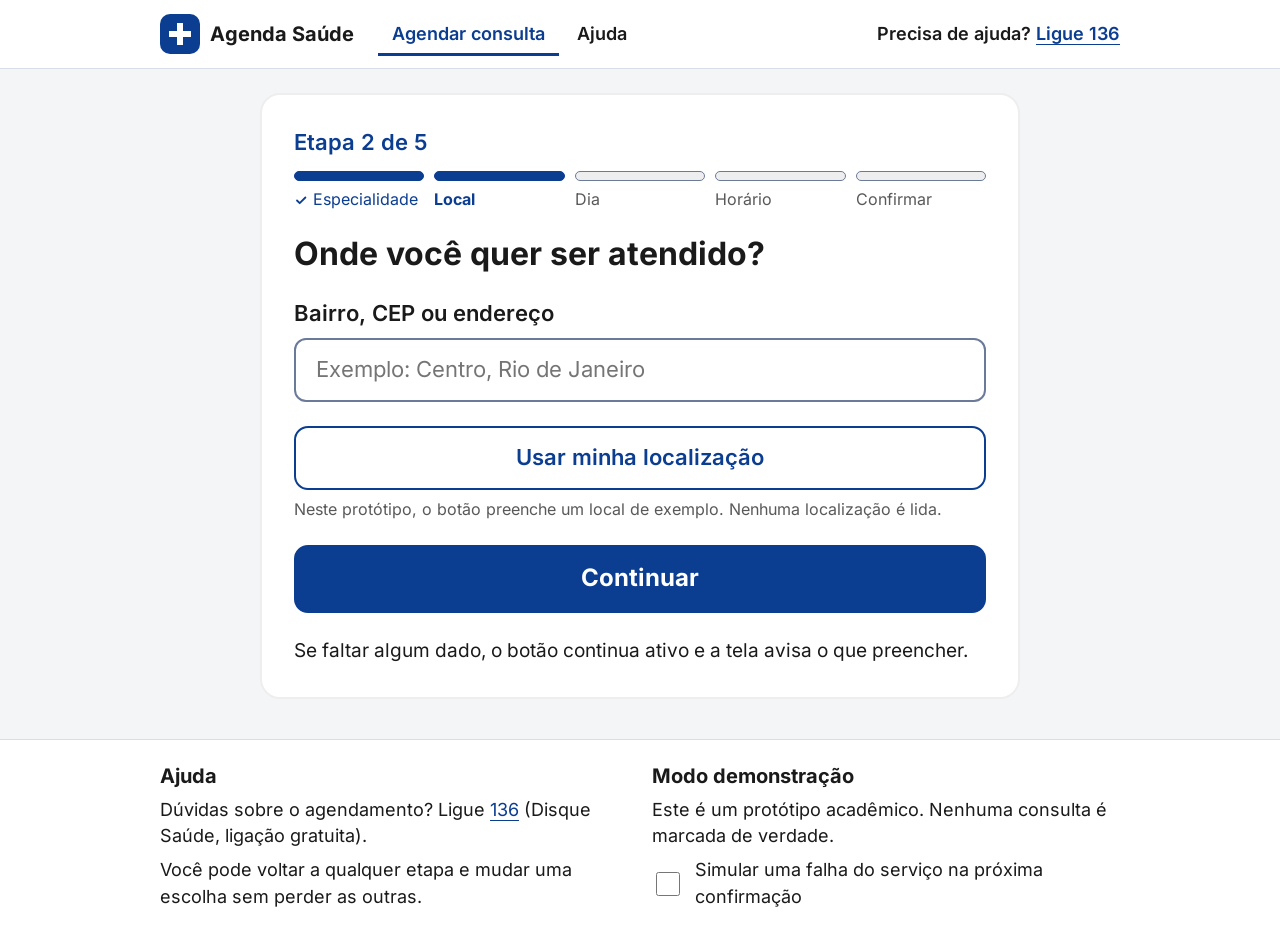
<file: index.html>
<!DOCTYPE html>
<html lang="pt-BR">
<head>
  <meta charset="utf-8">
  <meta name="viewport" content="width=device-width, initial-scale=1">
  <title>Agendar consulta | Agenda Saúde</title>
  <meta name="description" content="Protótipo de agendamento de consulta, uma etapa por vez.">
  <link rel="stylesheet" href="estilo.css?v=3">
</head>
<body>
  <a class="skip" href="#conteudo">Ir para o conteúdo</a>

  <header class="topo">
    <div class="topo-in">
      <a class="marca" href="./" aria-label="Agenda Saúde, página inicial">
        <svg class="marca-ic" viewBox="0 0 40 40" aria-hidden="true" focusable="false">
          <rect width="40" height="40" rx="10" fill="#0B3D91"></rect>
          <path d="M17 9h6v8h8v6h-8v8h-6v-8H9v-6h8z" fill="#fff"></path>
        </svg>
        <span class="marca-nome">Agenda Saúde</span>
      </a>
      <nav class="menu" aria-label="Principal">
        <ul>
          <li><a href="./" aria-current="page">Agendar consulta</a></li>
          <li><a href="#ajuda">Ajuda</a></li>
        </ul>
      </nav>
      <p class="topo-ajuda">Precisa de ajuda? <a href="tel:136">Ligue 136</a></p>
    </div>
  </header>

  <main id="conteudo" class="principal" tabindex="-1">
    <div class="pilha"><div id="app"></div></div>
    <noscript><p class="aviso-js">Esta página precisa de JavaScript para mostrar as etapas do agendamento. Se preferir, ligue 136 (Disque Saúde).</p></noscript>
  </main>

  <div id="status" class="sr-only" role="status" aria-live="polite"></div>

  <footer class="rodape" id="ajuda">
    <div class="rodape-in">
      <section aria-labelledby="ajuda-titulo">
        <h2 id="ajuda-titulo">Ajuda</h2>
        <p>Dúvidas sobre o agendamento? Ligue <a href="tel:136">136</a> (Disque Saúde, ligação gratuita).</p>
        <p>Você pode voltar a qualquer etapa e mudar uma escolha sem perder as outras.</p>
      </section>
      <section aria-labelledby="demo-titulo" class="demo">
        <h2 id="demo-titulo">Modo demonstração</h2>
        <p>Este é um protótipo acadêmico. Nenhuma consulta é marcada de verdade.</p>
        <label class="demo-op">
          <input type="checkbox" id="demo-falha">
          <span>Simular uma falha do serviço na próxima confirmação</span>
        </label>
      </section>
    </div>
  </footer>

  <script src="app.js?v=3"></script>
</body>
</html>
</file>
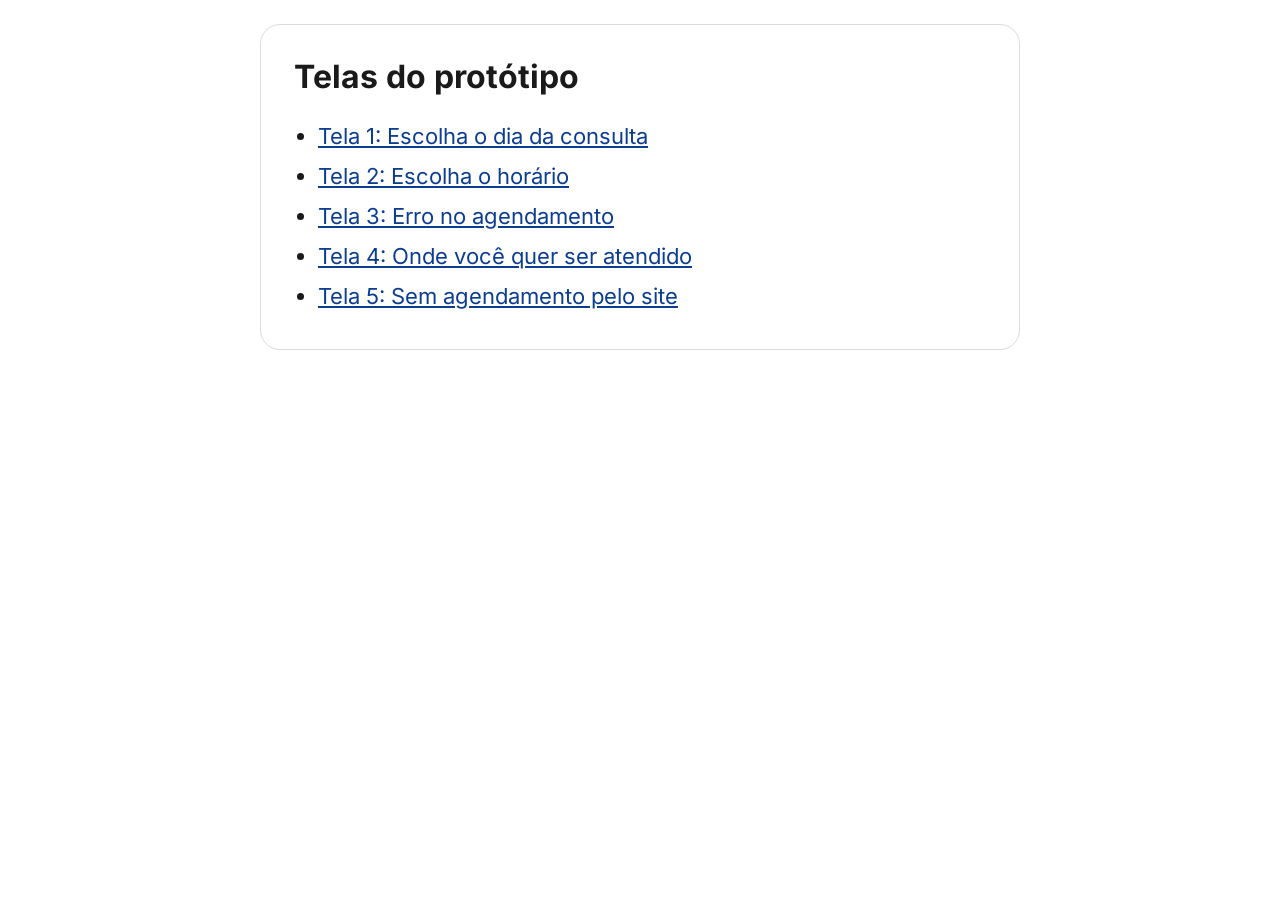
<file: prototipo/index.html>
<!DOCTYPE html>
<html lang="pt-BR">
<head>
<meta charset="utf-8">
<meta name="viewport" content="width=device-width, initial-scale=1">
<title>Telas do protótipo</title>
<link rel="stylesheet" href="styles.css">
</head>
<body>
<main class="cartao">
<h1>Telas do protótipo</h1>
<ul style="margin-top:20px;padding-left:24px;line-height:40px">
<li><a href="tela-1.html" style="color:#0b3d91">Tela 1: Escolha o dia da consulta</a></li>
<li><a href="tela-2.html" style="color:#0b3d91">Tela 2: Escolha o horário</a></li>
<li><a href="tela-3.html" style="color:#0b3d91">Tela 3: Erro no agendamento</a></li>
<li><a href="tela-4.html" style="color:#0b3d91">Tela 4: Onde você quer ser atendido</a></li>
<li><a href="tela-5.html" style="color:#0b3d91">Tela 5: Sem agendamento pelo site</a></li>
</ul>
</main>
</body>
</html>
</file>
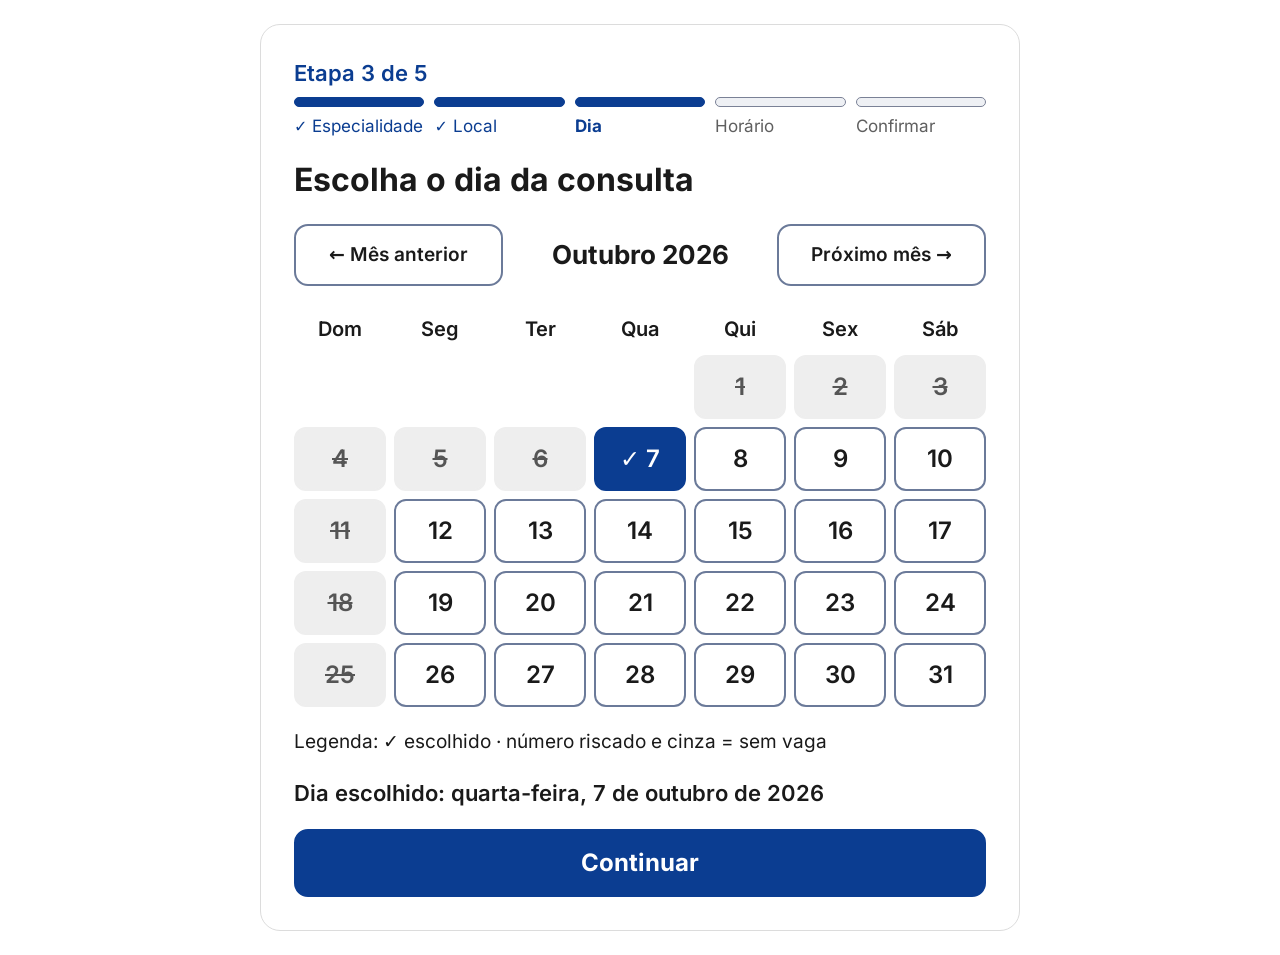
<file: prototipo/tela-1.html>
<!DOCTYPE html>
<html lang="pt-BR">
<head>
<meta charset="utf-8">
<meta name="viewport" content="width=device-width, initial-scale=1">
<title>Escolha o dia da consulta</title>
<link rel="stylesheet" href="styles.css">
</head>
<body>
<main class="cartao t1">
<p class="etapa">Etapa 3 de 5</p>
<ol class="barras" aria-hidden="true"><li class="feito"></li><li class="feito"></li><li class="atual"></li><li class=""></li><li class=""></li></ol>
<ol class="nomes"><li class="feito"><span class="ok" aria-hidden="true">✓</span> Especialidade</li><li class="feito"><span class="ok" aria-hidden="true">✓</span> Local</li><li class="atual" aria-current="step">Dia</li><li>Horário</li><li>Confirmar</li></ol>
<h1 class="etapa-titulo">Escolha o dia da consulta</h1>
<div class="nav-mes"><button type="button">← Mês anterior</button><h2>Outubro 2026</h2><button type="button">Próximo mês →</button></div>
<ol class="semana"><li>Dom</li><li>Seg</li><li>Ter</li><li>Qua</li><li>Qui</li><li>Sex</li><li>Sáb</li></ol>
<ol class="dias"><li class="vazio"></li><li class="vazio"></li><li class="vazio"></li><li class="vazio"></li><li><button type="button" disabled aria-label="1, sem vaga">1</button></li><li><button type="button" disabled aria-label="2, sem vaga">2</button></li><li><button type="button" disabled aria-label="3, sem vaga">3</button></li><li><button type="button" disabled aria-label="4, sem vaga">4</button></li><li><button type="button" disabled aria-label="5, sem vaga">5</button></li><li><button type="button" disabled aria-label="6, sem vaga">6</button></li><li><button type="button" aria-pressed="true"><span aria-hidden="true">✓</span> 7</button></li><li><button type="button" aria-pressed="false">8</button></li><li><button type="button" aria-pressed="false">9</button></li><li><button type="button" aria-pressed="false">10</button></li><li><button type="button" disabled aria-label="11, sem vaga">11</button></li><li><button type="button" aria-pressed="false">12</button></li><li><button type="button" aria-pressed="false">13</button></li><li><button type="button" aria-pressed="false">14</button></li><li><button type="button" aria-pressed="false">15</button></li><li><button type="button" aria-pressed="false">16</button></li><li><button type="button" aria-pressed="false">17</button></li><li><button type="button" disabled aria-label="18, sem vaga">18</button></li><li><button type="button" aria-pressed="false">19</button></li><li><button type="button" aria-pressed="false">20</button></li><li><button type="button" aria-pressed="false">21</button></li><li><button type="button" aria-pressed="false">22</button></li><li><button type="button" aria-pressed="false">23</button></li><li><button type="button" aria-pressed="false">24</button></li><li><button type="button" disabled aria-label="25, sem vaga">25</button></li><li><button type="button" aria-pressed="false">26</button></li><li><button type="button" aria-pressed="false">27</button></li><li><button type="button" aria-pressed="false">28</button></li><li><button type="button" aria-pressed="false">29</button></li><li><button type="button" aria-pressed="false">30</button></li><li><button type="button" aria-pressed="false">31</button></li></ol>
<p class="legenda">Legenda: <span aria-hidden="true">✓</span> escolhido · número riscado e cinza = sem vaga</p>
<p class="escolhido">Dia escolhido: quarta-feira, 7 de outubro de 2026</p>
<button type="button" class="btn btn-prim">Continuar</button>
</main>
</body>
</html>
</file>
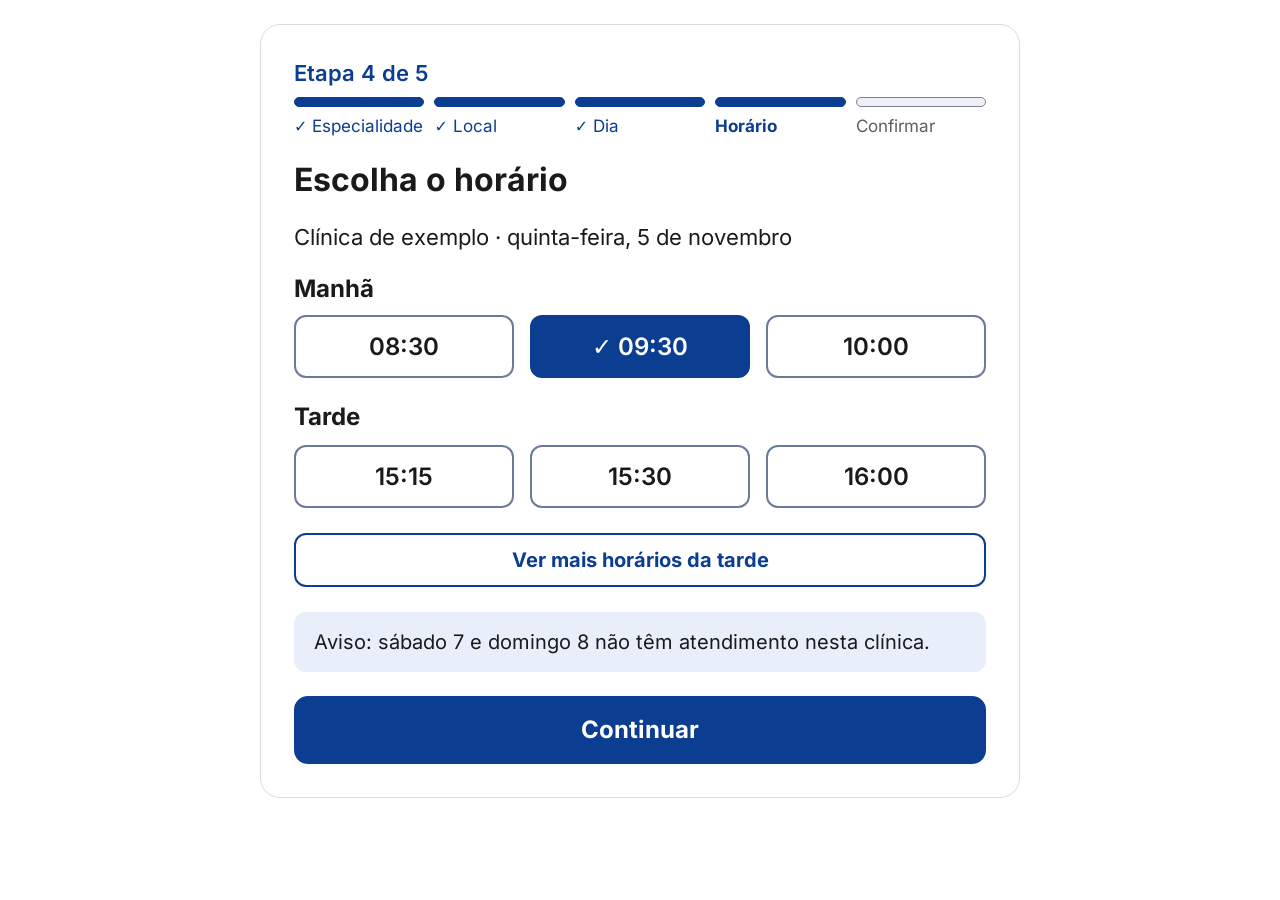
<file: prototipo/tela-2.html>
<!DOCTYPE html>
<html lang="pt-BR">
<head>
<meta charset="utf-8">
<meta name="viewport" content="width=device-width, initial-scale=1">
<title>Escolha o horário</title>
<link rel="stylesheet" href="styles.css">
</head>
<body>
<main class="cartao t2">
<p class="etapa">Etapa 4 de 5</p>
<ol class="barras" aria-hidden="true"><li class="feito"></li><li class="feito"></li><li class="feito"></li><li class="atual"></li><li class=""></li></ol>
<ol class="nomes"><li class="feito"><span class="ok" aria-hidden="true">✓</span> Especialidade</li><li class="feito"><span class="ok" aria-hidden="true">✓</span> Local</li><li class="feito"><span class="ok" aria-hidden="true">✓</span> Dia</li><li class="atual" aria-current="step">Horário</li><li>Confirmar</li></ol>
<h1 class="etapa-titulo">Escolha o horário</h1>
<p class="sub">Clínica de exemplo · quinta-feira, 5 de novembro</p>
<h2 class="periodo">Manhã</h2>
<ul class="horas"><li><button type="button" aria-pressed="false">08:30</button></li><li><button type="button" aria-pressed="true"><span aria-hidden="true">✓</span> 09:30</button></li><li><button type="button" aria-pressed="false">10:00</button></li></ul>
<h2 class="periodo tarde">Tarde</h2>
<ul class="horas h2"><li><button type="button" aria-pressed="false">15:15</button></li><li><button type="button" aria-pressed="false">15:30</button></li><li><button type="button" aria-pressed="false">16:00</button></li></ul>
<button type="button" class="btn btn-sec btn-mais">Ver mais horários da tarde</button>
<p class="aviso">Aviso: sábado 7 e domingo 8 não têm atendimento nesta clínica.</p>
<button type="button" class="btn btn-prim">Continuar</button>
</main>
</body>
</html>
</file>
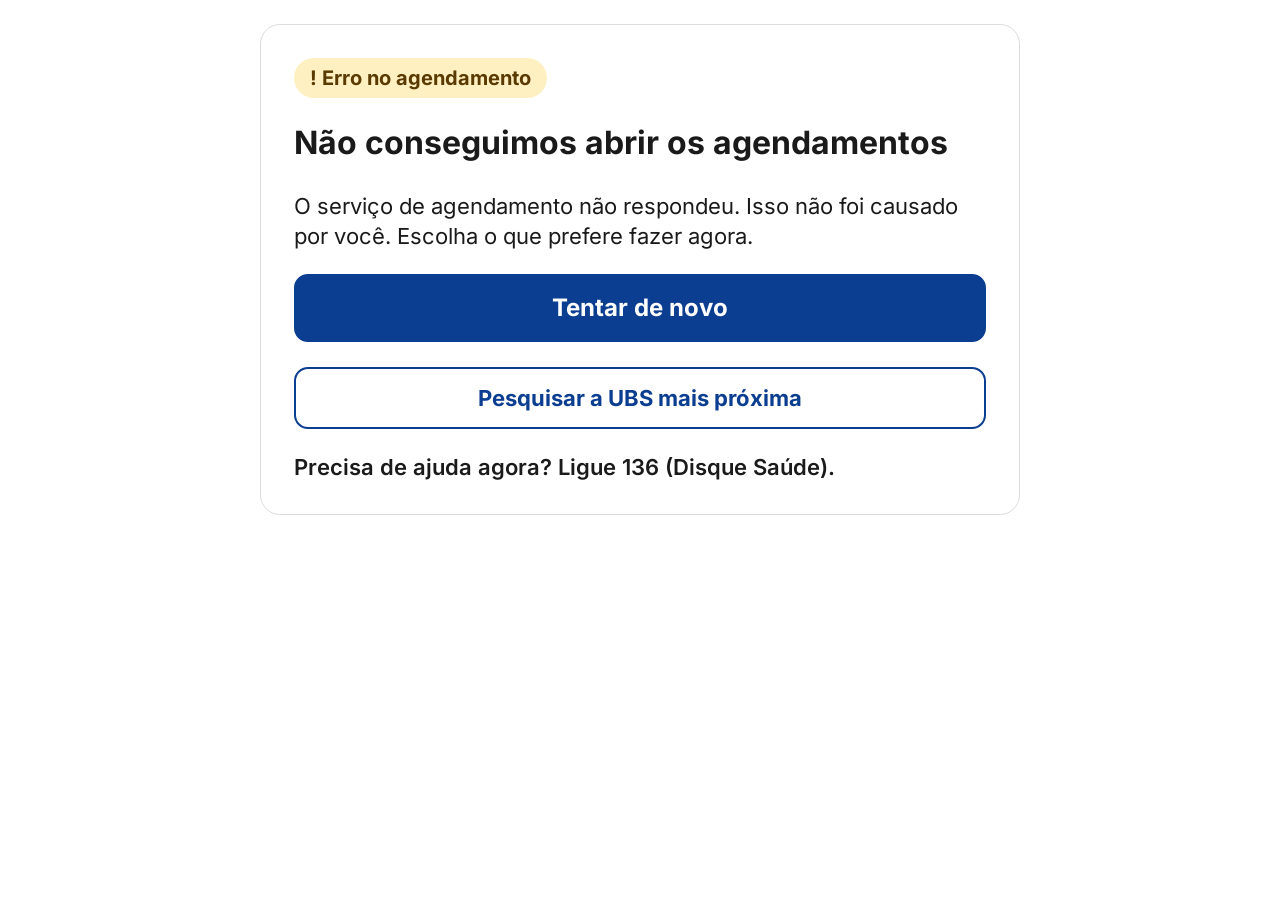
<file: prototipo/tela-3.html>
<!DOCTYPE html>
<html lang="pt-BR">
<head>
<meta charset="utf-8">
<meta name="viewport" content="width=device-width, initial-scale=1">
<title>Erro no agendamento</title>
<link rel="stylesheet" href="styles.css">
</head>
<body>
<main class="cartao t3">
<p class="selo"><span aria-hidden="true">!</span>&nbsp;Erro no agendamento</p>
<h1>Não conseguimos abrir os agendamentos</h1>
<p class="texto">O serviço de agendamento não respondeu. Isso não foi causado por você. Escolha o que prefere fazer agora.</p>
<button type="button" class="btn btn-prim">Tentar de novo</button>
<button type="button" class="btn btn-sec">Pesquisar a UBS mais próxima</button>
<p class="ajuda">Precisa de ajuda agora? Ligue 136 (Disque Saúde).</p>
</main>
</body>
</html>
</file>
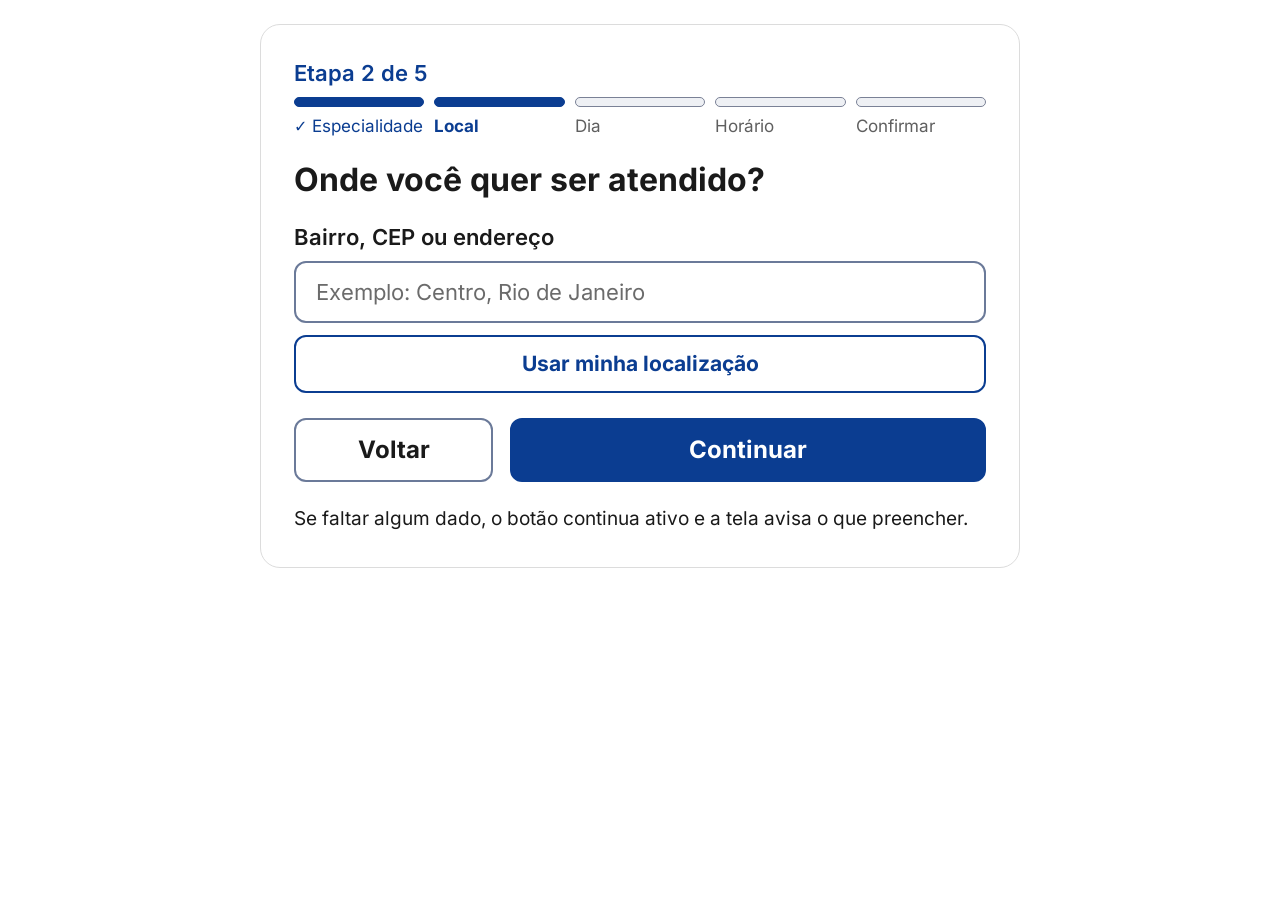
<file: prototipo/tela-4.html>
<!DOCTYPE html>
<html lang="pt-BR">
<head>
<meta charset="utf-8">
<meta name="viewport" content="width=device-width, initial-scale=1">
<title>Onde você quer ser atendido</title>
<link rel="stylesheet" href="styles.css">
</head>
<body>
<main class="cartao t4">
<p class="etapa">Etapa 2 de 5</p>
<ol class="barras" aria-hidden="true"><li class="feito"></li><li class="atual"></li><li class=""></li><li class=""></li><li class=""></li></ol>
<ol class="nomes"><li class="feito"><span class="ok" aria-hidden="true">✓</span> Especialidade</li><li class="atual" aria-current="step">Local</li><li>Dia</li><li>Horário</li><li>Confirmar</li></ol>
<h1 class="etapa-titulo">Onde você quer ser atendido?</h1>
<label class="rotulo" for="local">Bairro, CEP ou endereço</label>
<input class="campo" id="local" type="text" placeholder="Exemplo: Centro, Rio de Janeiro">
<button type="button" class="btn btn-sec">Usar minha localização</button>
<div class="acoes"><button type="button" class="btn btn-voltar">Voltar</button><button type="button" class="btn btn-prim">Continuar</button></div>
<p class="nota">Se faltar algum dado, o botão continua ativo e a tela avisa o que preencher.</p>
</main>
</body>
</html>
</file>
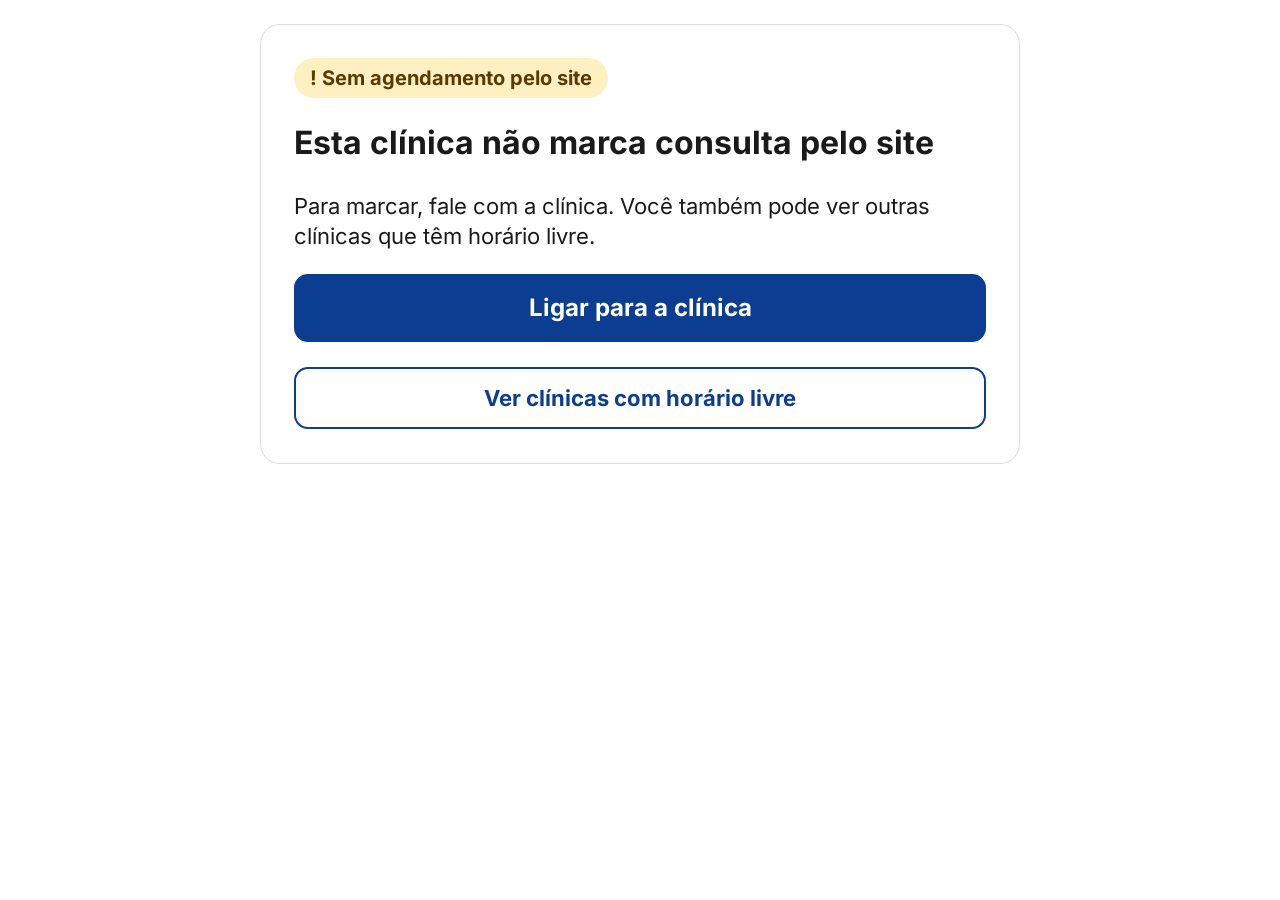
<file: prototipo/tela-5.html>
<!DOCTYPE html>
<html lang="pt-BR">
<head>
<meta charset="utf-8">
<meta name="viewport" content="width=device-width, initial-scale=1">
<title>Sem agendamento pelo site</title>
<link rel="stylesheet" href="styles.css">
</head>
<body>
<main class="cartao t5">
<p class="selo"><span aria-hidden="true">!</span>&nbsp;Sem agendamento pelo site</p>
<h1>Esta clínica não marca consulta pelo site</h1>
<p class="texto">Para marcar, fale com a clínica. Você também pode ver outras clínicas que têm horário livre.</p>
<button type="button" class="btn btn-prim">Ligar para a clínica</button>
<button type="button" class="btn btn-sec">Ver clínicas com horário livre</button>
</main>
</body>
</html>
</file>
<file: estilo.css>
@font-face { font-family: "Inter"; font-weight: 400; font-style: normal; font-display: swap; src: url("fonts/inter-latin-400-normal.woff2") format("woff2"); }
@font-face { font-family: "Inter"; font-weight: 600; font-style: normal; font-display: swap; src: url("fonts/inter-latin-600-normal.woff2") format("woff2"); }
@font-face { font-family: "Inter"; font-weight: 700; font-style: normal; font-display: swap; src: url("fonts/inter-latin-700-normal.woff2") format("woff2"); }

:root {
  --ink: #1a1a1a;
  --muted: #595959;
  --blue: #0b3d91;
  --blue-dark: #082d6c;
  --blue-soft: #e8eef9;
  --line: #6b7a99;
  --off: #eeeeee;
  --bg: #f4f5f7;
  --white: #ffffff;
  --ok-bg: #e3f4e8;
  --ok-ink: #14532d;
  --warn-bg: #fff4d6;
  --warn-ink: #5c3b00;
  --err-bg: #fde8e8;
  --err-ink: #8a1c1c;
}

*, *::before, *::after { box-sizing: border-box; }
html { font-size: 100%; -webkit-text-size-adjust: 100%; }
body {
  margin: 0; font-family: "Inter", system-ui, -apple-system, "Segoe UI", Roboto, Arial, sans-serif;
  font-size: 1.375rem; line-height: 1.45; color: var(--ink); background: var(--bg);
  min-height: 100vh; display: flex; flex-direction: column;
}
[hidden] { display: none !important; }
a { color: var(--blue); text-underline-offset: 0.2em; }
:focus-visible { outline: 3px solid var(--ink); outline-offset: 3px; border-radius: 4px; }
:focus:not(:focus-visible) { outline: none; }
[tabindex="-1"]:focus:not(#erros) { outline: none; }
.sr-only { position: absolute; width: 1px; height: 1px; margin: -1px; padding: 0; border: 0; overflow: hidden; clip: rect(0 0 0 0); clip-path: inset(50%); white-space: nowrap; }
.skip { position: absolute; left: 1rem; top: -4rem; z-index: 10; background: var(--ink); color: var(--white); padding: 0.75rem 1rem; border-radius: 0.5rem; }
.skip:focus { top: 1rem; }

/* ---------- topo ---------- */
.topo { background: var(--white); border-bottom: 1px solid #d9dde5; }
.topo-in { max-width: 62rem; margin: 0 auto; padding: 0.75rem 1rem; display: flex; flex-wrap: wrap; align-items: center; gap: 0.5rem 1.5rem; font-size: 1.125rem; }
.marca { display: inline-flex; align-items: center; gap: 0.625rem; min-height: 2.75rem; text-decoration: none; color: var(--ink); }
.marca-ic { width: 2.5rem; height: 2.5rem; flex: none; }
.marca-nome { font-weight: 700; font-size: 1.25rem; }
.menu { flex: 1 1 auto; }
.menu ul { list-style: none; margin: 0; padding: 0; display: flex; flex-wrap: wrap; gap: 0.25rem; }
.menu a { display: inline-flex; align-items: center; min-height: 2.75rem; padding: 0 0.875rem; border-radius: 0.5rem; text-decoration: none; color: var(--ink); font-weight: 600; }
.menu a:hover { background: var(--blue-soft); }
.menu a[aria-current="page"] { color: var(--blue); box-shadow: inset 0 -3px 0 var(--blue); border-radius: 0; }
.topo-ajuda { margin: 0; font-weight: 600; }
.topo-ajuda a { display: inline-flex; align-items: center; min-height: 2.75rem; }

/* ---------- página ---------- */
.principal { flex: 1 0 auto; width: 100%; padding: 1.5rem 1rem 2.5rem; }
.pilha { display: flex; flex-direction: column; gap: 1.5rem; width: 100%; max-width: 47.5rem; margin: 0 auto; }
#formulario { max-width: none; margin: 0; }
.aviso-js { background: var(--warn-bg); color: var(--warn-ink); padding: 1rem; border-radius: 0.875rem; }

/* cartão igual ao do protótipo: 760 px, 32 px de respiro, canto de 20 px */
.card { background: var(--white); border: 2px solid var(--off); border-radius: 1.25rem; padding: 2rem; display: flex; flex-direction: column; gap: 1.5rem; }
h1, h2 { margin: 0; font-size: 2rem; line-height: 1.25; font-weight: 700; }
h3 { margin: 0; font-size: 1.5rem; line-height: 1.3; font-weight: 700; }
p { margin: 0; }
.lead { font-size: 1.375rem; line-height: 1.45; }
.muted { color: var(--muted); }
.nota { font-size: 1.1875rem; line-height: 1.5; }
.ic { width: 1.1em; height: 1.1em; vertical-align: -0.15em; flex: none; }

/* ---------- indicador de etapas ---------- */
.etapa-txt { font-size: 1.375rem; font-weight: 600; color: var(--blue); margin: 0 0 0.75rem; }
.so-estreito { display: none; }
.steps { list-style: none; margin: 0; padding: 0; display: grid; grid-template-columns: repeat(5, 1fr); gap: 0.625rem; }
.steps li { display: flex; flex-direction: column; gap: 0.5rem; min-width: 0; }
.steps .barra { height: 0.625rem; border-radius: 999px; background: var(--off); border: 1px solid var(--line); }
.steps .on .barra { background: var(--blue); border-color: var(--blue); }
.steps .nome { font-size: 1rem; line-height: 1.3; color: var(--muted); overflow-wrap: normal; white-space: nowrap; }
.steps .nome .ic { width: 0.9em; height: 0.9em; }
.steps .on .nome { color: var(--blue); }
.steps .atual .nome { font-weight: 700; }

/* ---------- botões ---------- */
.btn {
  display: inline-flex; align-items: center; justify-content: center; gap: 0.5rem; min-height: 4rem; min-width: 3rem;
  padding: 0.5rem 1.5rem; font: inherit; font-size: 1.375rem; font-weight: 600; line-height: 1.2; border-radius: 0.875rem;
  border: 2px solid var(--line); background: var(--white); color: var(--ink); cursor: pointer; text-decoration: none; text-align: center;
}
.btn:hover { background: var(--blue-soft); }
.btn-primary { background: var(--blue); border-color: var(--blue); color: var(--white); font-weight: 700; font-size: 1.5rem; min-height: 4.25rem; }
.btn-primary:hover { background: var(--blue-dark); border-color: var(--blue-dark); }
.btn-outline { border-color: var(--blue); color: var(--blue); }
.btn-wide { width: 100%; }
.btn[aria-disabled="true"] { background: var(--off); border-color: #d9dde5; color: var(--muted); cursor: not-allowed; }

/* ---------- campos ---------- */
.field { display: flex; flex-direction: column; gap: 0.5rem; }
.field label { font-weight: 600; font-size: 1.375rem; }
.hint { color: var(--muted); font-size: 1rem; }
.input { min-height: 4rem; padding: 0.5rem 1.25rem; font: inherit; font-size: 1.375rem; color: var(--ink); background: var(--white); border: 2px solid var(--line); border-radius: 0.75rem; width: 100%; }
.input[aria-invalid="true"] { border-color: var(--err-ink); border-width: 3px; }
.erro-msg { display: flex; gap: 0.5rem; align-items: flex-start; background: var(--err-bg); color: var(--err-ink); padding: 0.75rem 1rem; border-radius: 0.625rem; font-weight: 600; font-size: 1.125rem; }
.erro-msg ul { margin: 0.25rem 0 0; padding: 0; list-style: none; }
.erro-msg a { color: inherit; font-weight: 700; display: block; min-height: 2.75rem; padding: 0.6rem 0; line-height: 1.35; }
#erros:empty, #erro-loc:empty, #erro-dia:empty, #erro-hora:empty { display: none; }
#erros:focus-visible { outline: 3px solid var(--ink); outline-offset: 3px; }
fieldset { margin: 0; padding: 0; border: 0; min-width: 0; }
.legend { font-weight: 700; font-size: 1.5rem; padding: 0; margin-bottom: 0.75rem; }

/* ---------- calendário ---------- */
#calendario, #horarios { display: flex; flex-direction: column; gap: 1.5rem; }
.mes-nav { display: flex; align-items: center; gap: 0.75rem; }
.mes-nav .mes-titulo { flex: 1; text-align: center; font-size: 1.625rem; white-space: nowrap; }
.mes-nav .btn { flex: none; min-height: 4rem; min-width: 13.125rem; font-size: 1.1875rem; padding-inline: 1rem; }
.cal { width: 100%; border-collapse: separate; border-spacing: 0.5rem; table-layout: fixed; margin: -0.5rem; width: calc(100% + 1rem); }
.cal th { font-weight: 600; font-size: 1.1875rem; padding: 0; height: 2.25rem; text-align: center; }
.cal td { padding: 0; text-align: center; }
.dia {
  width: 100%; height: 4rem; padding: 0; font: inherit; font-size: 1.5rem; font-weight: 600; color: var(--ink); background: var(--white);
  border: 2px solid var(--line); border-radius: 0.75rem; cursor: pointer; display: inline-flex; align-items: center; justify-content: center; gap: 0.2rem;
}
.dia:hover { background: var(--blue-soft); }
.dia[aria-pressed="true"] { background: var(--blue); border-color: var(--blue); color: var(--white); font-weight: 700; }
.dia:disabled { background: var(--off); border-color: var(--off); color: var(--muted); text-decoration: line-through; font-weight: 400; cursor: not-allowed; }
.legenda { font-size: 1.1875rem; }
.escolha { font-size: 1.375rem; font-weight: 600; }

/* ---------- horários ---------- */
.horas { display: grid; grid-template-columns: repeat(3, 1fr); gap: 1rem; }
.hora { position: relative; display: block; }
.hora input { position: absolute; opacity: 0; inset: 0; width: 100%; height: 100%; margin: 0; cursor: pointer; }
.hora span { display: flex; align-items: center; justify-content: center; min-height: 4rem; border: 2px solid var(--line); border-radius: 0.875rem; font-size: 1.5rem; font-weight: 600; background: var(--white); }
.hora input:checked + span { background: var(--blue); border-color: var(--blue); color: var(--white); font-weight: 700; }
.hora input:checked + span::before { content: "\2713\00a0"; }
.hora input:focus-visible + span { outline: 3px solid var(--ink); outline-offset: 3px; }
.hora:hover span { background: var(--blue-soft); }
.hora input:checked + span:hover { background: var(--blue-dark); }
.btn-ver-mais { min-height: 3.5rem; font-size: 1.25rem; }
.aviso { background: var(--blue-soft); padding: 1rem 1.25rem; border-radius: 0.75rem; font-size: 1.25rem; line-height: 1.4; }

/* ---------- selos ---------- */
.badge { display: inline-flex; align-self: flex-start; align-items: center; gap: 0.4rem; padding: 0.5rem 1rem; border-radius: 999px; font-weight: 700; font-size: 1.25rem; }
.badge-warn, .badge-err { background: var(--warn-bg); color: var(--warn-ink); }
.badge-ok { background: var(--ok-bg); color: var(--ok-ink); font-size: 1.5rem; padding: 0.625rem 1.125rem; }

/* ---------- resumo ---------- */
.resumo { display: grid; gap: 0.875rem; margin: 0; }
.resumo > div { display: flex; flex-direction: column; gap: 0.125rem; }
.resumo dt { color: var(--muted); font-size: 1.1875rem; }
.resumo dd { margin: 0; font-size: 1.5rem; font-weight: 600; display: flex; align-items: center; justify-content: space-between; gap: 0.75rem; flex-wrap: wrap; }
.resumo dd span { overflow-wrap: anywhere; }
.resumo dd .btn { min-height: 3rem; font-size: 1.0625rem; padding: 0.25rem 1rem; }
.vazio { color: var(--muted); font-weight: 400; }

/* ---------- rodapé ---------- */
.rodape { background: var(--white); border-top: 1px solid #d9dde5; margin-top: auto; font-size: 1.125rem; }
.rodape-in { max-width: 62rem; margin: 0 auto; padding: 1.5rem 1rem; display: grid; grid-template-columns: repeat(auto-fit, minmax(16rem, 1fr)); gap: 1.5rem; }
.rodape section { display: flex; flex-direction: column; gap: 0.5rem; }
.rodape h2 { font-size: 1.25rem; }
.demo-op { display: flex; align-items: center; gap: 0.75rem; min-height: 2.75rem; cursor: pointer; }
.demo-op input { width: 1.5rem; height: 1.5rem; flex: none; accent-color: var(--blue); }

/* ---------- telas pequenas ---------- */
@media (max-width: 40rem) {
  .card { padding: 1.25rem; gap: 1.25rem; }
  h1, h2 { font-size: 1.625rem; }
  .so-estreito { display: inline; }
  .steps { gap: 0.375rem; }
  .steps .nome { white-space: nowrap; position: absolute; width: 1px; height: 1px; margin: -1px; overflow: hidden; clip: rect(0 0 0 0); white-space: nowrap; }
  .steps li { position: relative; }
  .mes-nav { flex-wrap: wrap; }
  .mes-nav .mes-titulo { order: -1; flex: 1 0 100%; white-space: normal; }
  .mes-nav .btn { flex: 1 1 0; min-width: 0; padding: 0.5rem; font-size: 1.0625rem; }
  .dia { font-size: 1.25rem; height: 3.25rem; }
  .horas { grid-template-columns: repeat(2, 1fr); }
  .hora span { font-size: 1.375rem; }
  .btn-primary { font-size: 1.375rem; }
  .cal { border-spacing: 0.25rem; margin: -0.25rem; width: calc(100% + 0.5rem); }
}
@media (max-width: 22.5rem) {
  .principal { padding-inline: 0.5rem; }
  .card { padding: 0.75rem; }
  .cal { border-spacing: 0.125rem; margin: -0.125rem; width: calc(100% + 0.25rem); }
  .dia { font-size: 1.125rem; }
  .dia .ic { display: none; }
  .dia[aria-pressed="true"] { border-color: var(--ink); border-width: 4px; }
}
@media (prefers-reduced-motion: reduce) { * { scroll-behavior: auto !important; } }
@media (forced-colors: active) {
  .hora input:checked + span, .dia[aria-pressed="true"] { outline: 3px solid Highlight; }
}

/* ---------- uma etapa por vez ---------- */
.card form { display: flex; flex-direction: column; gap: 1.5rem; }
.actions { display: flex; flex-wrap: wrap; gap: 1rem; }
.actions .btn-primary { flex: 1 1 12rem; }
.actions .btn:not(.btn-primary) { flex: 0 1 auto; }
.clinica { border: 2px solid var(--off); border-radius: 0.875rem; padding: 1.25rem; display: flex; flex-direction: column; gap: 1rem; }
.clinica .sub { font-size: 1.5rem; }
@media (max-width: 40rem) { .actions .btn:not(.btn-primary) { flex: 1 1 100%; } }
</file>
<file: prototipo/styles.css>
@font-face{font-family:"Inter";font-weight:400;font-style:normal;font-display:swap;src:url("fonts/inter-latin-400-normal.woff2") format("woff2")}
@font-face{font-family:"Inter";font-weight:600;font-style:normal;font-display:swap;src:url("fonts/inter-latin-600-normal.woff2") format("woff2")}
@font-face{font-family:"Inter";font-weight:700;font-style:normal;font-display:swap;src:url("fonts/inter-latin-700-normal.woff2") format("woff2")}

:root{--azul:#0b3d91;--texto:#1a1a1a;--cinza:#5f5f5f;--borda:#6b7a99;--claro:#eeeeee}
*{box-sizing:border-box}
html{-webkit-text-size-adjust:100%}
body{margin:0;background:#fff;color:var(--texto);font-family:"Inter",system-ui,sans-serif;font-size:22px;line-height:28px}
h1,h2,p,ol,ul{margin:0;padding:0}
button,input{font:inherit;color:inherit}
button{cursor:pointer}
:focus-visible{outline:3px solid #f5a300;outline-offset:2px}

.cartao{width:100%;max-width:760px;margin:24px auto;border:1px solid #dcdcdc;border-radius:20px;padding:0 33px 33px;background:#fff;overflow:hidden}
.cartao.t1{min-height:907px}.cartao.t2{min-height:774px}.cartao.t3{min-height:491px}.cartao.t4{min-height:544px}.cartao.t5{min-height:440px}
.cartao>*:first-child{margin-top:33px}

/* etapas */
.etapa{font-size:22px;line-height:30px;font-weight:600;color:var(--azul)}
.barras{list-style:none;display:grid;grid-template-columns:repeat(5,1fr);gap:10px;margin-top:9px}
.barras li{height:10px;border-radius:5px;background:#eef0f4;border:1px solid #7a8196}
.barras li.feito,.barras li.atual{background:var(--azul);border-color:var(--azul)}
.nomes{list-style:none;display:grid;grid-template-columns:repeat(5,1fr);gap:10px;margin-top:7px;font-size:17px;line-height:24px;color:var(--cinza)}
.nomes li.feito{color:var(--azul)}
.nomes li.atual{color:var(--azul);font-weight:700}
.nomes .ok{font-size:16px}

h1{font-size:32px;line-height:38px;font-weight:700;color:var(--texto)}
.etapa-titulo{margin-top:23px}

/* botões */
.btn{display:flex;align-items:center;justify-content:center;width:100%;border-radius:14px;font-weight:700;text-align:center}
.btn-prim{background:var(--azul);border:2px solid var(--azul);color:#fff;height:68px;font-size:24px}
.btn-sec{background:#fff;border:2px solid var(--azul);color:var(--azul);height:62px;font-size:22px}

/* tela 1 */
.nav-mes{display:flex;justify-content:space-between;align-items:center;margin-top:25px}
.nav-mes button{width:209px;height:62px;background:#fff;border:2px solid var(--borda);border-radius:14px;font-size:19px;font-weight:600}
.nav-mes h2{font-size:26px;line-height:34px;font-weight:700}
.semana,.dias{display:grid;grid-template-columns:repeat(7,1fr);gap:8px}
.semana{margin-top:31px;list-style:none;text-align:center;font-size:20px;line-height:24px;font-weight:600}
.dias{margin-top:14px;list-style:none}
.dias button{width:100%;height:64px;background:#fff;border:2px solid var(--borda);border-radius:12px;font-size:24px;font-weight:600}
.dias button:disabled{background:var(--claro);border-color:var(--claro);color:#555;text-decoration:line-through;cursor:default}
.dias button[aria-pressed="true"]{background:var(--azul);border-color:var(--azul);color:#fff}
.dias .vazio{visibility:hidden}
.legenda{margin-top:22px;font-size:19px;line-height:26px}
.escolhido{margin-top:24px;font-size:22px;font-weight:600}
.t1 .btn-prim{margin-top:22px}

/* tela 2 */
.sub{margin-top:24px}
.periodo{margin-top:24px;font-size:24px;font-weight:700}
.periodo.tarde{margin-top:25px}
.horas{list-style:none;display:grid;grid-template-columns:repeat(3,1fr);gap:16px;margin-top:12px}
.horas.h2{margin-top:14px}
.horas button{width:100%;height:63px;background:#fff;border:2px solid var(--borda);border-radius:12px;font-size:24px;font-weight:600}
.horas button[aria-pressed="true"]{background:var(--azul);border-color:var(--azul);color:#fff}
.btn-mais{height:54px;margin-top:25px;border-radius:12px;font-size:20px}
.aviso{margin-top:25px;height:60px;display:flex;align-items:center;padding:0 20px;background:#e8eefa;border-radius:12px;font-size:20px}
.t2 .btn-prim{margin-top:24px}

/* telas 3 e 5 */
.selo{display:inline-flex;align-items:center;height:40px;padding:0 16px;border-radius:20px;background:#fff0c2;color:#5a3a00;font-size:20px;font-weight:700}
.t3 h1,.t5 h1{margin-top:26px}
.texto{margin-top:29px;font-size:22px;line-height:30px}
.t3 .btn-prim,.t5 .btn-prim{margin-top:23px}
.t3 .btn-sec,.t5 .btn-sec{margin-top:25px}
.ajuda{margin-top:24px;font-size:22px;font-weight:600}

/* tela 4 */
.rotulo{display:block;margin-top:24px;font-size:22px;font-weight:600}
.campo{display:block;width:100%;height:62px;margin-top:10px;padding:0 20px;background:#fff;border:2px solid var(--borda);border-radius:12px;font-size:22px}
.campo::placeholder{color:#6b6b6b;opacity:1}
.t4 .btn-sec{height:58px;font-size:21px;margin-top:12px;border-radius:12px}
.acoes{display:flex;gap:17px;margin-top:25px}
.acoes .btn{height:64px;border-radius:12px}
.btn-voltar{width:199px;flex:none;background:#fff;border:2px solid var(--borda);color:var(--texto);font-size:24px}
.acoes .btn-prim{flex:1;width:auto}
.nota{margin-top:22px;font-size:19px;line-height:30px}
</file>
